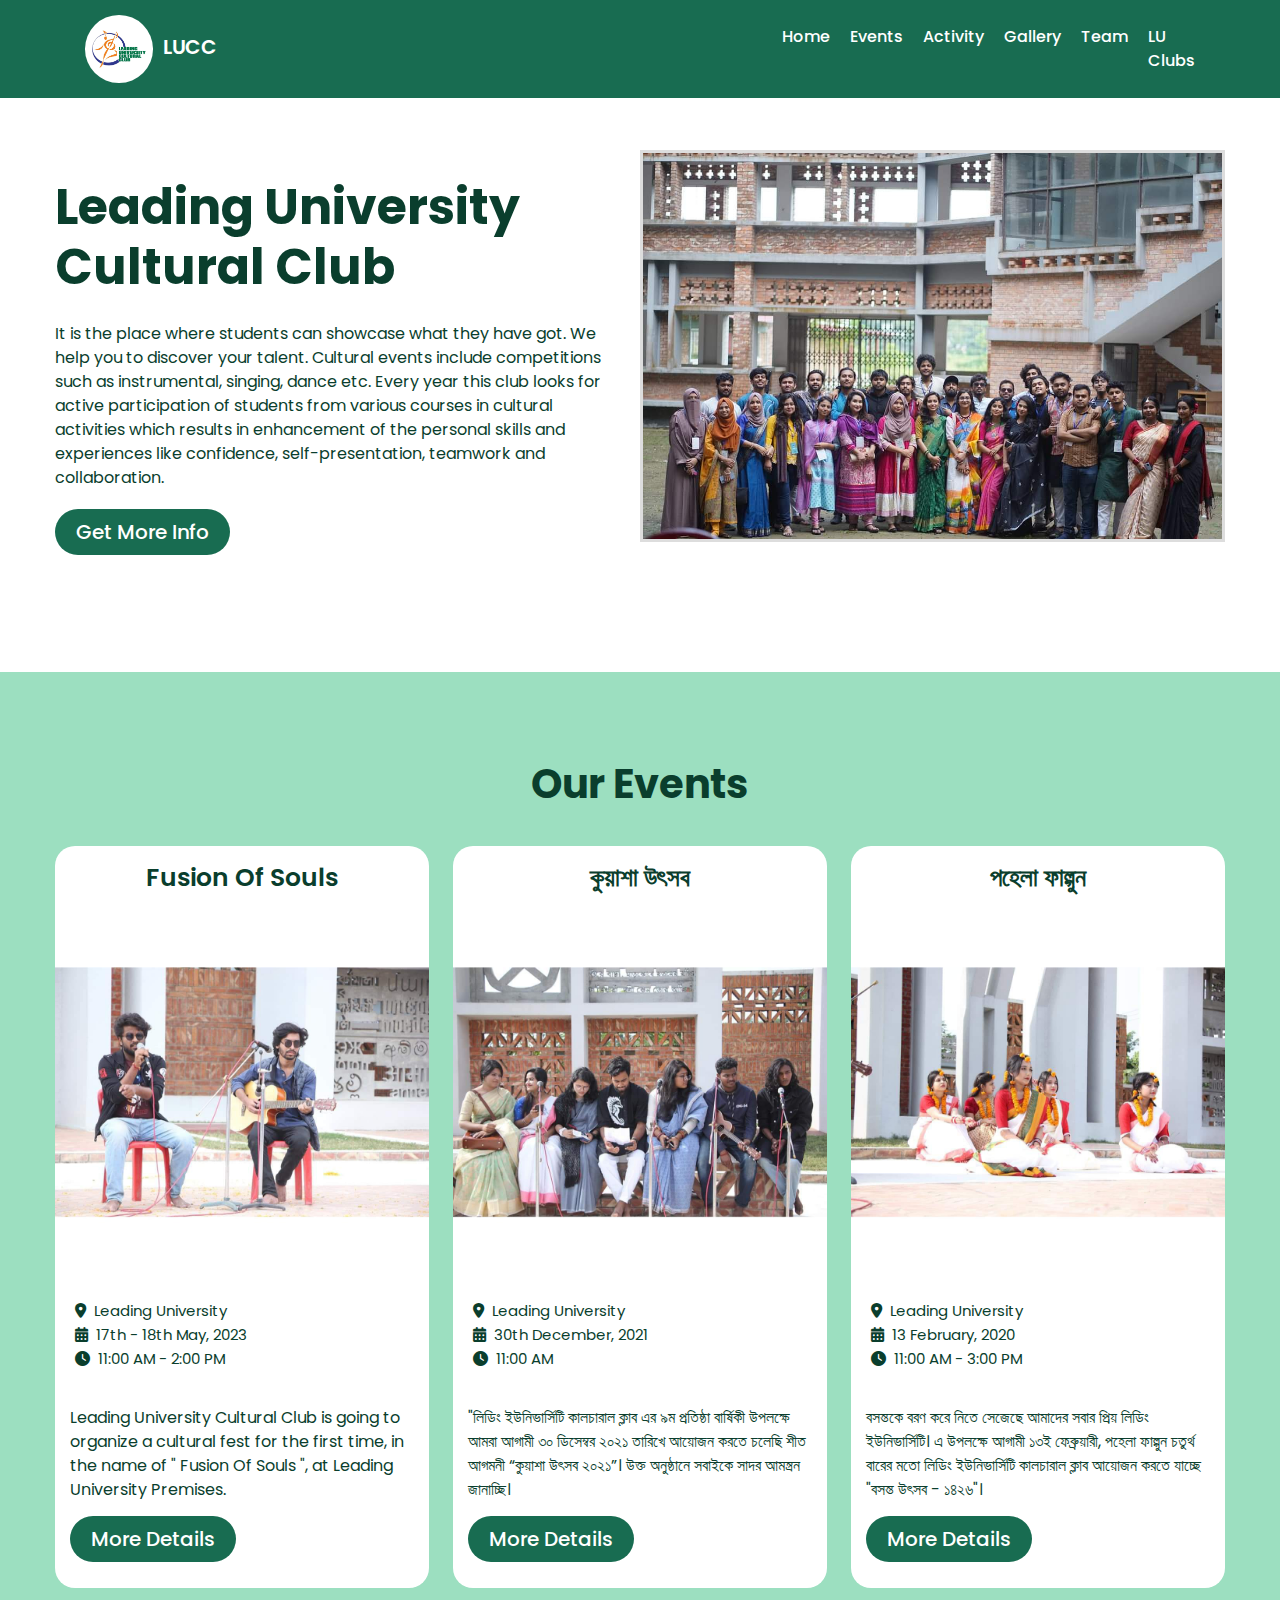
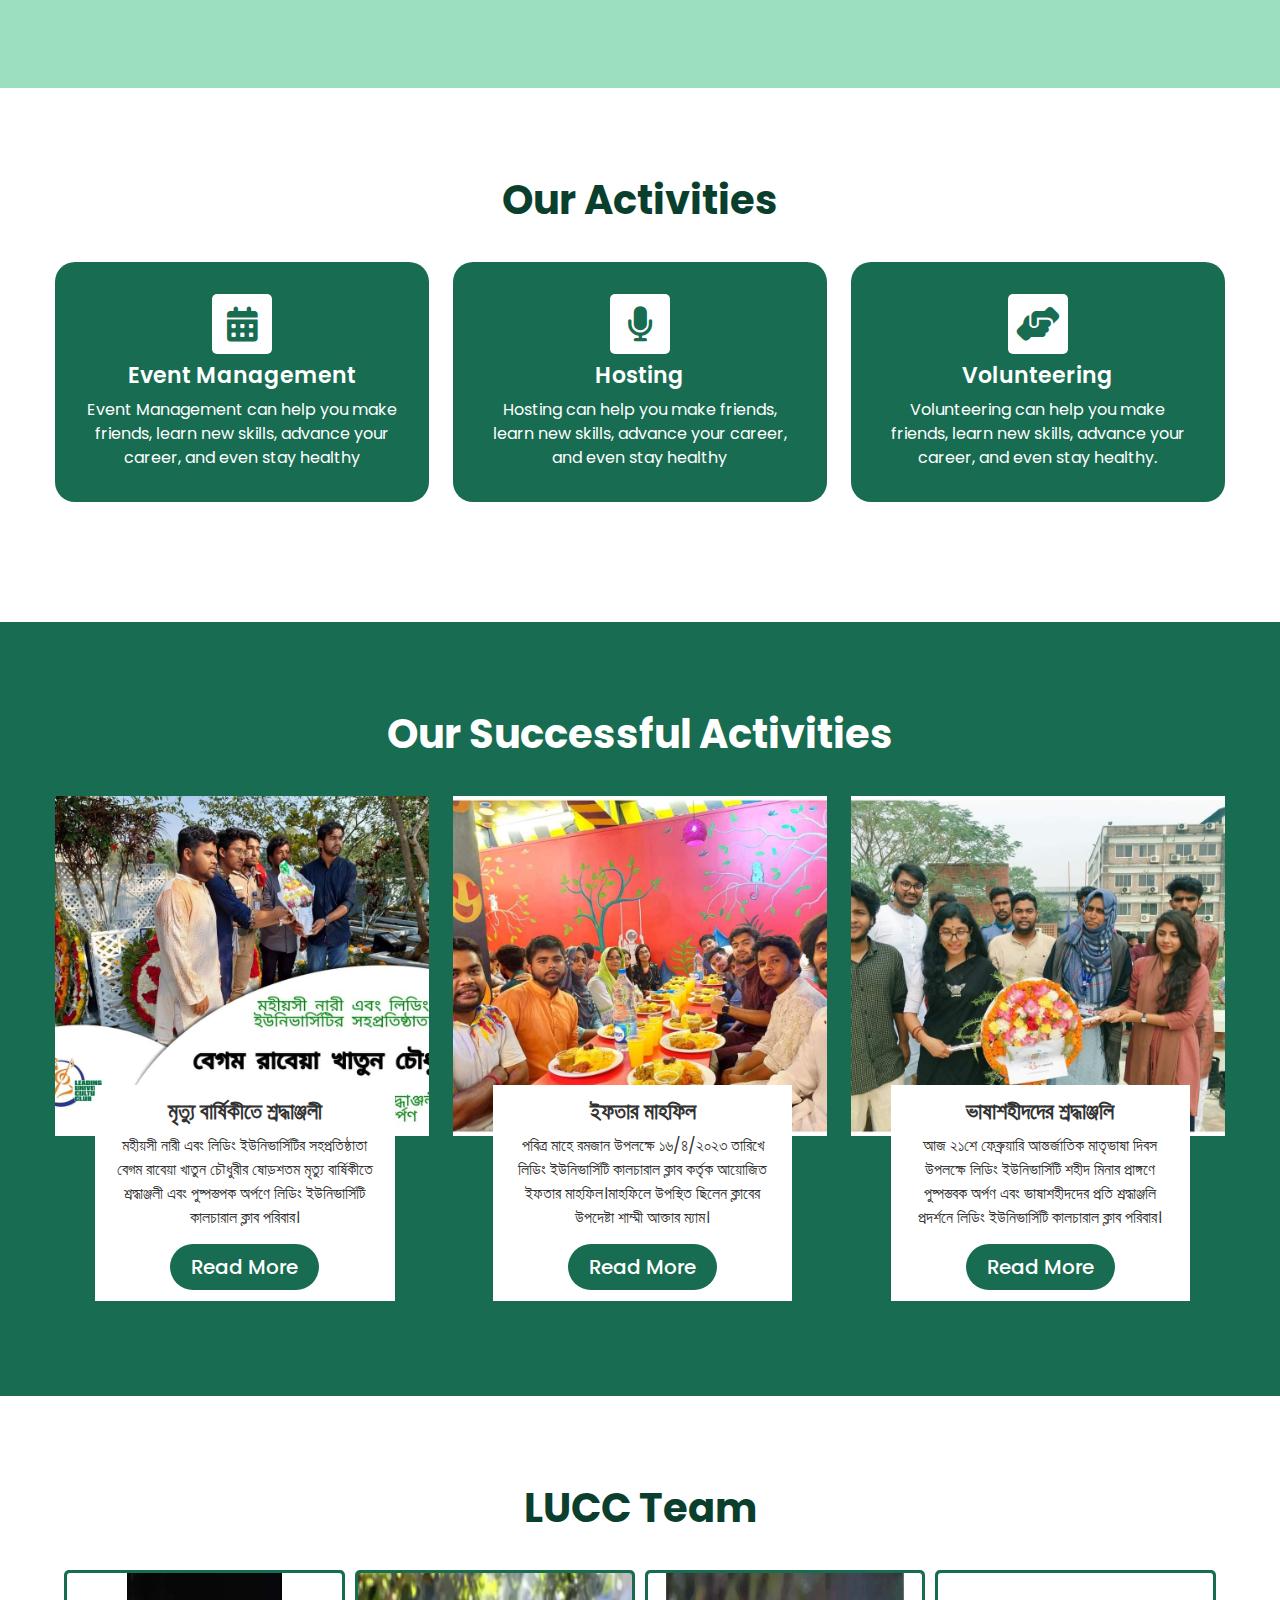
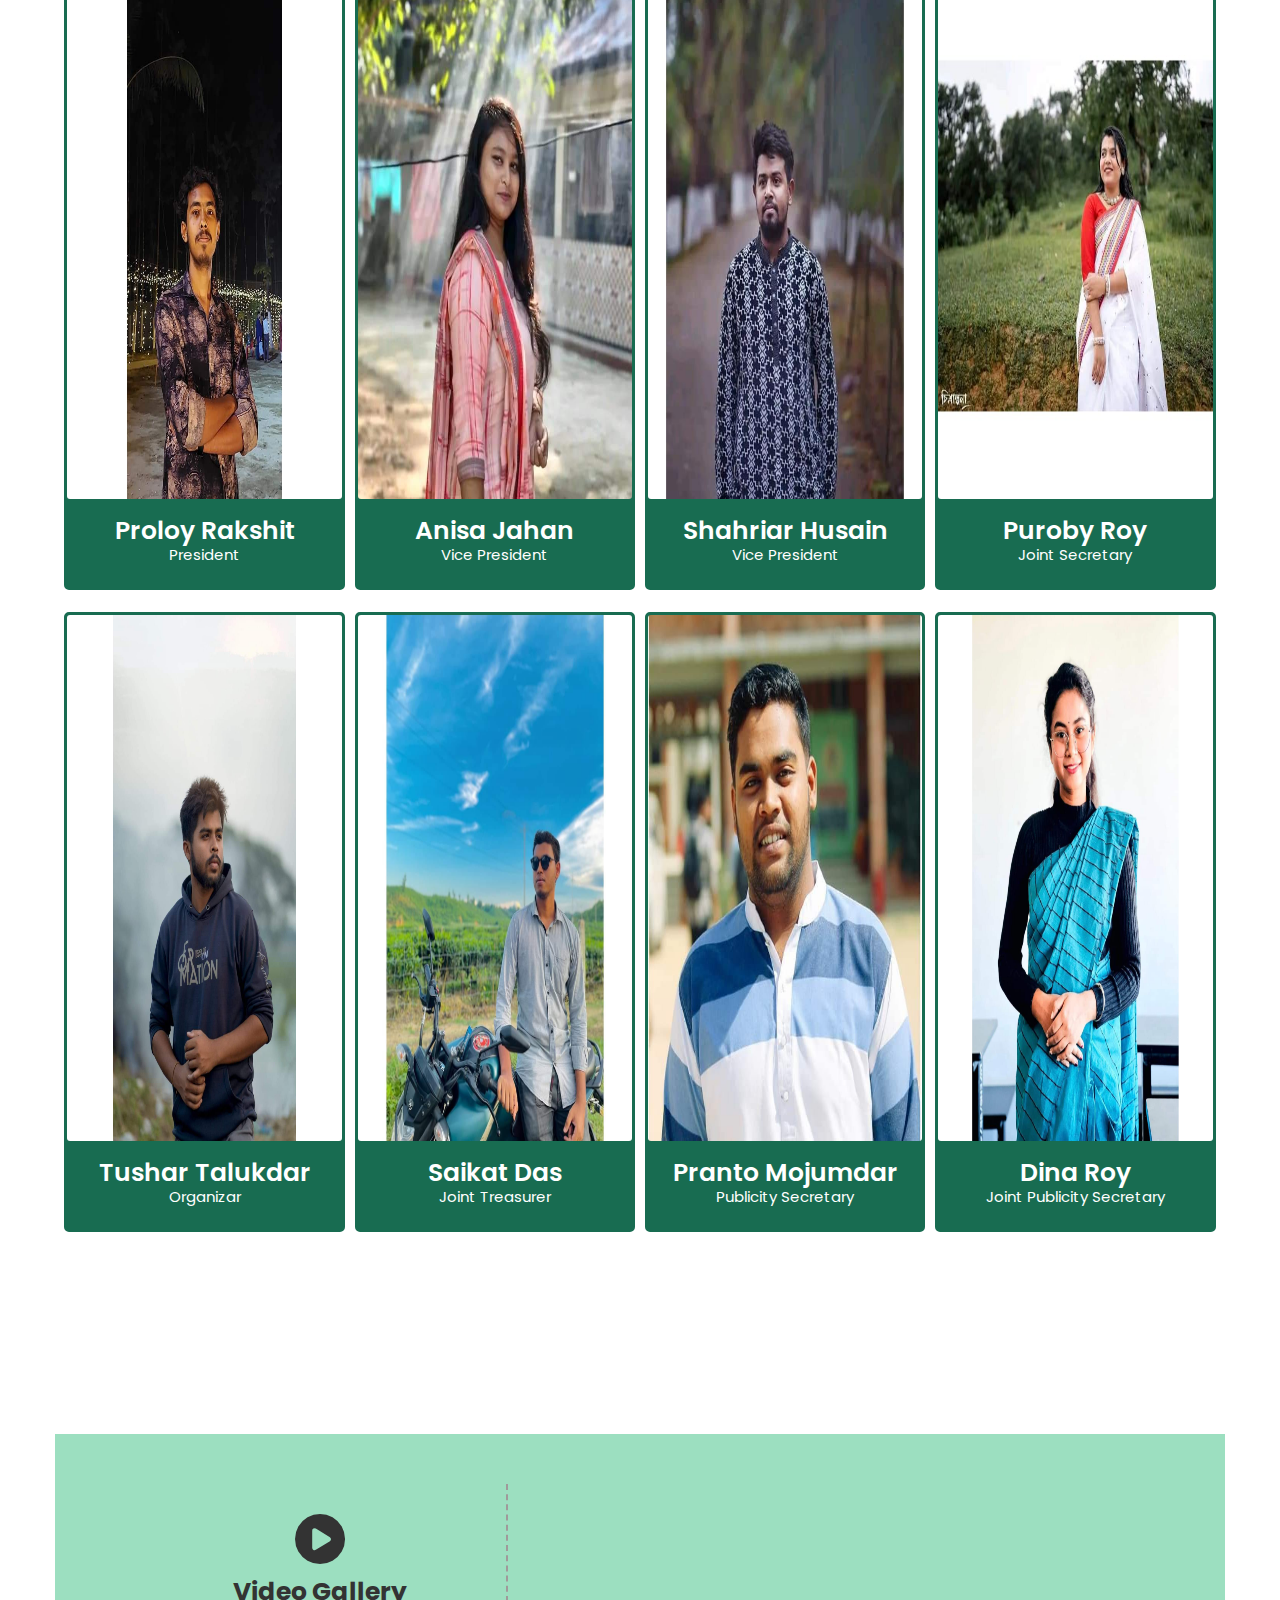
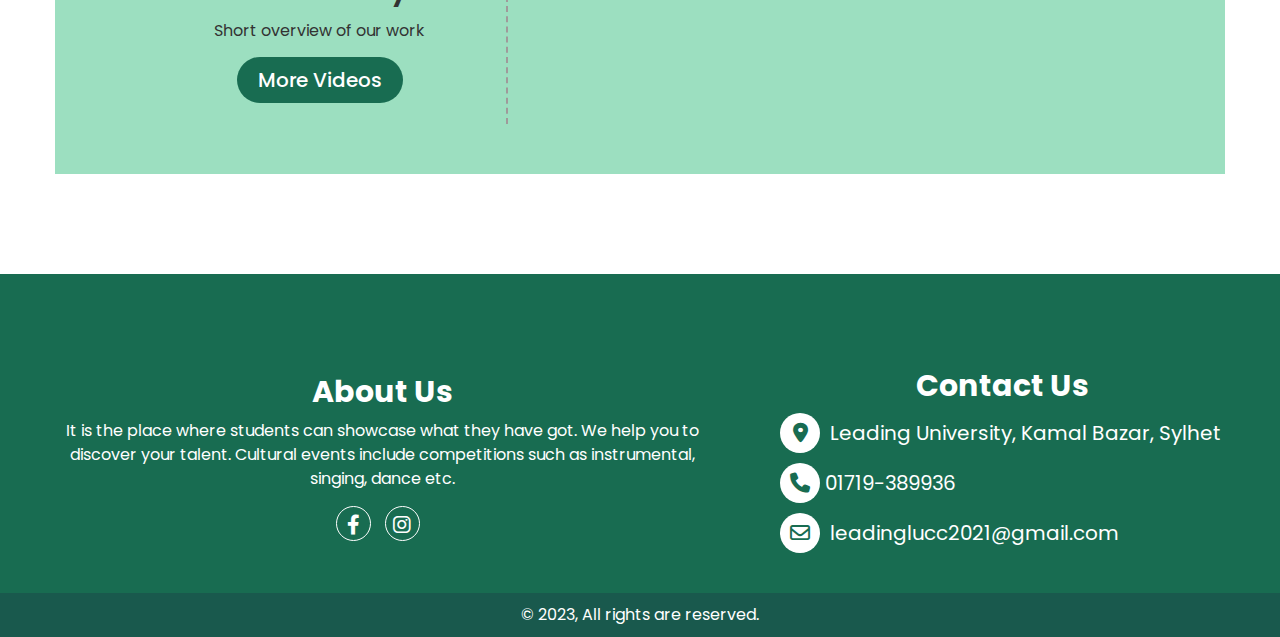
<file: index.html>
<!DOCTYPE html>
<html lang="en">
<head>
    <meta charset="UTF-8">
    <meta name="viewport" content="width=device-width, initial-scale=1.0">
    <title>Cultural Club</title>
    <!-- Font Awesome CSS -->
    <link rel="stylesheet" href="assets/css/font-awesome.min.css">
    <!-- Main CSS -->
    <link rel="stylesheet" href="assets/css/style.css">
</head>
<body>
    <!-- Header Area -->
    <header class="header-area">
        <div class="container">
            <div class="header">
                <div class="logo">
                    <a href="lucc.html"><img src="assets/img/logo.jpg" alt="">LUCC</a>
                </div>
                <div class="menu">
                    <ul>
                        <li><a href="lucc.html">Home</a></li>
                        <li><a href="">Events</a></li>
                        <li><a href="">Activity</a></li>
                        <li><a href="">Gallery</a></li>
                        <li><a href="team.html">Team</a></li>
                        <li><a href="">LU Clubs</a></li>
                    </ul>
                </div>
            </div>
        </div>
    </header>

    <!-- About Area -->
    <section class="about-area">
        <div class="container">
            <div class="about">
                <div class="about-content">
                    <h1>Leading University Cultural Club</h1>
                    <p>It is the place where students can showcase what they have got. We help you to discover your talent. Cultural events include competitions such as instrumental, singing, dance etc. Every year this club looks for active participation of students from various courses in cultural activities which results in enhancement of the personal skills and experiences like confidence, self-presentation, teamwork and collaboration.</p>
                    <a href="" class="btn">Get More Info</a>
                </div>
                <div class="about-img">
                    <img src="assets/img/about1.jpg" alt="">
                </div>
            </div>
        </div>
    </section>

    <!-- Events Area -->
    <section class="events-area">
        <div class="container">
            <div class="section-title">
                <h4>Our Events</h4>
            </div>
            <div class="events">
                <div class="single-event">
                    <h4>Fusion Of Souls</h4>
                    <img src="assets/img/event40.jpeg" alt="">
                    <div class="event-meta">
                        <span><i class="fa-solid fa-location-dot"></i>Leading University</span>
                        <span><i class="fa-solid fa-calendar-days"></i>17th - 18th May, 2023</span>
                        <span><i class="fa-solid fa-clock"></i>11:00 AM - 2:00 PM</span>
                    </div>
                    <div class="event-content">
                        <p>Leading University Cultural Club is going to organize a cultural fest for the first time,  in the name of " Fusion Of Souls ",  at Leading University Premises.</p>
                        <a href="" class="btn">More Details</a>
                    </div>
                </div>
                <div class="single-event">
                    <h4>কুয়াশা উৎসব</h4>
                    <img src="assets/img/event10.jpeg" alt="">
                    <div class="event-meta">
                        <span><i class="fa-solid fa-location-dot"></i>Leading University</span>
                        <span><i class="fa-solid fa-calendar-days"></i>30th December, 2021</span>
                        <span><i class="fa-solid fa-clock"></i>11:00 AM</span>
                    </div>
                    <div class="event-content">
                        <p>"লিডিং ইউনিভার্সিটি কালচারাল ক্লাব এর ৯ম প্রতিষ্ঠা বার্ষিকী উপলক্ষে আমরা আগামী ৩০ ডিসেম্বর ২০২১ তারিখে আয়োজন করতে চলেছি শীত আগমনী “কুয়াশা উৎসব ২০২১”। উক্ত অনুষ্ঠানে সবাইকে সাদর আমন্ত্রন জানাচ্ছি।</p>
                        <a href="" class="btn">More Details</a>
                    </div>
                </div>
                <div class="single-event">
                    <h4>পহেলা ফাল্গুন</h4>
                    <img src="assets/img/event30.jpeg" alt="">
                    <div class="event-meta">
                        <span><i class="fa-solid fa-location-dot"></i>Leading University</span>
                        <span><i class="fa-solid fa-calendar-days"></i>13 February, 2020</span>
                        <span><i class="fa-solid fa-clock"></i>11:00 AM - 3:00 PM</span>
                    </div>
                    <div class="event-content">
                        <p>বসন্তকে বরণ করে নিতে সেজেছে আমাদের সবার প্রিয় লিডিং ইউনিভার্সিটি। এ উপলক্ষে  আগামী ১৩ই ফেব্রুয়ারী, পহেলা ফাল্গুন চতুর্থ বারের মতো লিডিং ইউনিভার্সিটি কালচারাল ক্লাব আয়োজন করতে যাচ্ছে  "বসন্ত উৎসব - ১৪২৬"।</p>
                        <a href="" class="btn">More Details</a>
                    </div>
                </div>
            </div>
        </div>
    </section>

    <!-- Activity Area -->
    <section class="activity-area">
        <div class="container">
            <div class="section-title">
                <h4>Our Activities</h4>
            </div>
            <div class="activities">
                <div class="single-activity">
                    <i class="fa-solid fa-calendar-days"></i>
                    <h4>Event Management</h4>
                    <p>Event Management can help you make friends, learn new skills, advance your career, and even stay healthy</p>
                </div>
                <div class="single-activity">
                    <i class="fa-solid fa-microphone"></i>
                    <h4>Hosting</h4>
                    <p>Hosting can help you make friends, learn new skills, advance your career, and even stay healthy</p>
                </div>
                <div class="single-activity">
                    <i class="fa-solid fa-handshake-angle"></i>
                    <h4>Volunteering</h4>
                    <p>Volunteering can help you make friends, learn new skills, advance your career, and even stay healthy.</p>
                </div>
                
            </div>
        </div>
    </section>

    <!-- Services Area -->
    <section class="services-area">
        <div class="container">
            <div class="section-title">
                <h4>Our Successful Activities</h4>
            </div>
            <div class="services">
                <div class="single-services" style="background-image: url('assets/img/activity1.jpeg');">
                    <div class="single-service-overlay">
                        <h4>মৃত্যু বার্ষিকীতে শ্রদ্ধাঞ্জলী</h4>
                        <p>মহীয়সী নারী এবং লিডিং ইউনিভার্সিটির সহপ্রতিষ্ঠাতা বেগম রাবেয়া খাতুন চৌধুরীর ষোড়শতম মৃত্যু বার্ষিকীতে শ্রদ্ধাঞ্জলী এবং পুষ্পস্তপক অর্পণে লিডিং ইউনিভার্সিটি কালচারাল ক্লাব পরিবার।</p>
                        <a href="" class="btn">Read More</a>
                    </div>
                </div>
                <div class="single-services" style="background-image: url('assets/img/activity3.jpeg');">
                    <div class="single-service-overlay">
                        <h4>ইফতার মাহফিল</h4>
                        <p>পবিত্র মাহে রমজান উপলক্ষে  ১৬/৪/২০২৩  তারিখে লিডিং ইউনিভার্সিটি কালচারাল ক্লাব কর্তৃক  আয়োজিত ইফতার মাহফিল।মাহফিলে উপস্থিত ছিলেন ক্লাবের উপদেষ্টা শাম্মী আক্তার ম্যাম।</p>
                        <a href="" class="btn">Read More</a>
                    </div>
                </div>
                <div class="single-services" style="background-image: url('assets/img/activity2.jpeg');">
                    <div class="single-service-overlay">
                        <h4>ভাষাশহীদদের শ্রদ্ধাঞ্জলি</h4>
                        <p>আজ ২১শে ফেব্রুয়ারি আন্তর্জাতিক মাতৃভাষা দিবস উপলক্ষে লিডিং ইউনিভার্সিটি শহীদ মিনার প্রাঙ্গণে পুষ্পস্তবক অর্পণ এবং ভাষাশহীদদের প্রতি শ্রদ্ধাঞ্জলি প্রদর্শনে লিডিং ইউনিভার্সিটি কালচারাল ক্লাব পরিবার।</p>
                        <a href="" class="btn">Read More</a>
                    </div>
                </div>
            </div>
        </div>
    </section>

    <!-- Members Area -->
    <section class="members-area">
        <div class="container">
            <div class="section-title">
                <h4>LUCC Team</h4>
            </div>
            <div class="members">
                <div class="single-member">
                    <img src="assets/img/member1.png" alt="">
                    <h4>Proloy Rakshit  <span>President</span></h4>
            </div>
            <div class="single-member">
                <img src="assets/img/member2.png" alt="">
                <h4>Anisa Jahan<span>Vice President</span></h4>
            </div>
            <div class="single-member">
                <img src="assets/img/member3.png" alt="">
                <div class="guide-content"></div>
                <h4>Shahriar Husain <span>Vice President</span></h4>
            </div>
            <div class="single-member">
                <img src="assets/img/member4.png" alt="">
                <h4>Puroby Roy <span>Joint Secretary</span></h4>
            </div>
                <div class="single-member">
                    <img src="assets/img/member5.png" alt="">
                    <h4>Tushar Talukdar <span>Organizar</span></h4>
            </div>
            <div class="single-member">
                <img src="assets/img/member6.png" alt="">
                <h4>Saikat Das <span>Joint Treasurer </span></h4>
            </div>
            <div class="single-member">
                <img src="assets/img/member7.png" alt="">
                <h4>Pranto Mojumdar<span>Publicity Secretary</span></h4>
            </div>
            <div class="single-member">
                <img src="assets/img/member8.png" alt="">
                <h4>Dina Roy<span>Joint Publicity Secretary</span></h4>
            </div>
            </div>
        </div>
    </section>



<!-- Video Area -->
<section class="video-area">
    <div class="container">
        <div class="videos">
            <div class="video-content">
                <i class="fa-solid fa-circle-play"></i>
                <h4>Video Gallery</h4>
                <p>Short overview of our work</p>
                <a href="" class="btn">More Videos</a>
            </div>
            <div class="video-watch">
                <iframe src="https://www.facebook.com/plugins/video.php?height=314&href=https%3A%2F%2Fwww.facebook.com%2Fculturalcluboflu%2Fvideos%2F247788097999618%2F&show_text=false&width=560&t=0" width="560" height="314" style="border:none;overflow:hidden" scrolling="no" frameborder="0" allowfullscreen="true" allow="autoplay; clipboard-write; encrypted-media; picture-in-picture; web-share" allowFullScreen="true"></iframe>
            </div>
        </div>
    </div>
</section>

<!-- Footer Area -->
<footer class="footer-area">
    <div class="container">
        <div class="footer">
            <div class="single-footer">
                <h4>about us</h4>
                <p>It is the place where students can showcase what they have got. We help you to discover your talent. Cultural events include competitions such as instrumental, singing, dance etc.</p>
                <div class="footer-social">
                    <a href=""><i class="fa-brands fa-facebook-f"></i></a>
                    <a href=""><i class="fa-brands fa-instagram"></i></a>
                </div>
            </div>
            <div class="single-footer">
                <h4>contact us</h4>
                <ul>
                    <li><i class="fa-solid fa-location-dot"></i> Leading University, Kamal Bazar, Sylhet</li>
                    <li><i class="fa-solid fa-phone"></i>01719-389936</li>
                    <li><i class="fa-regular fa-envelope"></i> leadinglucc2021@gmail.com</li>
                </ul>
            </div>
        </div>
    </div>
    <div class="copy">
        <p>&copy; 2023, All rights are reserved.</p>
    </div>
</footer>

</body>
</html>
</file>
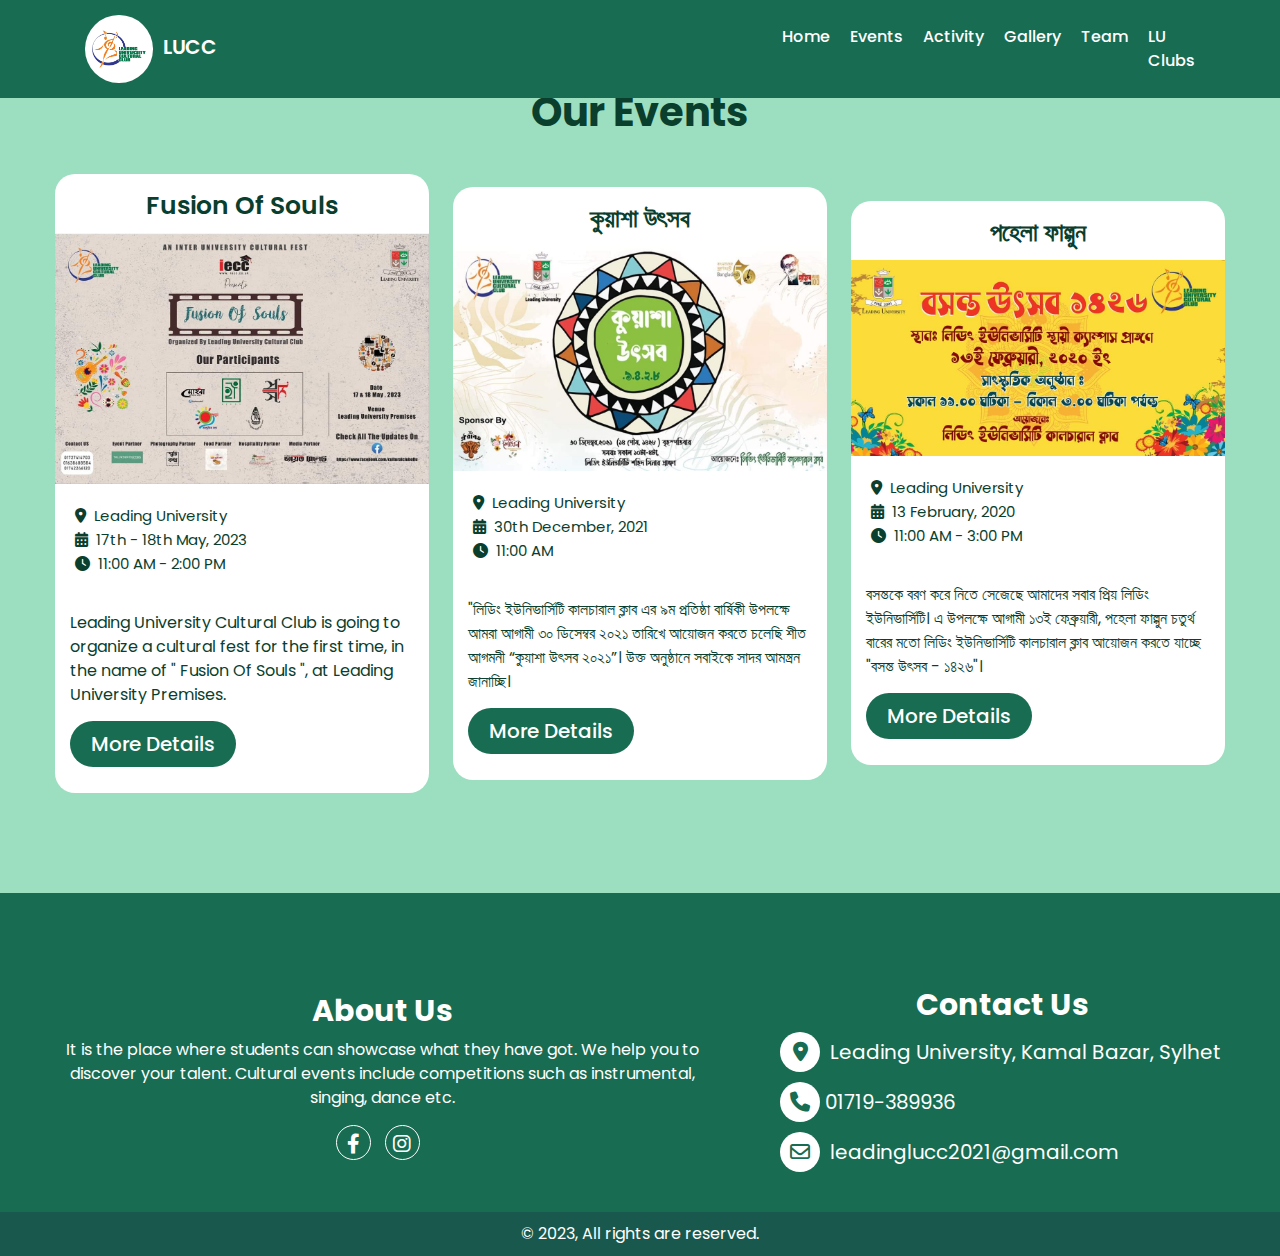
<file: event.html>
<!DOCTYPE html>
<html lang="en">
<head>
    <meta charset="UTF-8">
    <meta name="viewport" content="width=device-width, initial-scale=1.0">
    <title>Cultural Club</title>
    <!-- Font Awesome CSS -->
    <link rel="stylesheet" href="assets/css/font-awesome.min.css">
    <!-- Main CSS -->
    <link rel="stylesheet" href="assets/css/style.css">
</head>
<body>
    <!-- Header Area -->
    <header class="header-area">
        <div class="container">
            <div class="header">
                <div class="logo">
                    <a href="lucc.html"><img src="assets/img/logo.jpg" alt="">LUCC</a>
                </div>
                <div class="menu">
                    <ul>
                        <li><a href="lucc.html">Home</a></li>
                        <li><a href="">Events</a></li>
                        <li><a href="">Activity</a></li>
                        <li><a href="">Gallery</a></li>
                        <li><a href="team.html">Team</a></li>
                        <li><a href="">LU Clubs</a></li>
                    </ul>
                </div>
            </div>
        </div>
    </header>
    <!-- Events Area -->
    <section class="events-area">
        <div class="container">
            <div class="section-title">
                <h4>Our Events</h4>
            </div>
            <div class="events">
                <div class="single-event">
                    <h4>Fusion Of Souls</h4>
                    <img src="assets/img/event1.png" alt="">
                    <div class="event-meta">
                        <span><i class="fa-solid fa-location-dot"></i>Leading University</span>
                        <span><i class="fa-solid fa-calendar-days"></i>17th - 18th May, 2023</span>
                        <span><i class="fa-solid fa-clock"></i>11:00 AM - 2:00 PM</span>
                    </div>
                    <div class="event-content">
                        <p>Leading University Cultural Club is going to organize a cultural fest for the first time,  in the name of " Fusion Of Souls ",  at Leading University Premises.</p>
                        <a href="" class="btn">More Details</a>
                    </div>
                </div>
                <div class="single-event">
                    <h4>কুয়াশা উৎসব</h4>
                    <img src="assets/img/event2.png" alt="">
                    <div class="event-meta">
                        <span><i class="fa-solid fa-location-dot"></i>Leading University</span>
                        <span><i class="fa-solid fa-calendar-days"></i>30th December, 2021</span>
                        <span><i class="fa-solid fa-clock"></i>11:00 AM</span>
                    </div>
                    <div class="event-content">
                        <p>"লিডিং ইউনিভার্সিটি কালচারাল ক্লাব এর ৯ম প্রতিষ্ঠা বার্ষিকী উপলক্ষে আমরা আগামী ৩০ ডিসেম্বর ২০২১ তারিখে আয়োজন করতে চলেছি শীত আগমনী “কুয়াশা উৎসব ২০২১”। উক্ত অনুষ্ঠানে সবাইকে সাদর আমন্ত্রন জানাচ্ছি।</p>
                        <a href="" class="btn">More Details</a>
                    </div>
                </div>
                <div class="single-event">
                    <h4>পহেলা ফাল্গুন</h4>
                    <img src="assets/img/event3.png" alt="">
                    <div class="event-meta">
                        <span><i class="fa-solid fa-location-dot"></i>Leading University</span>
                        <span><i class="fa-solid fa-calendar-days"></i>13 February, 2020</span>
                        <span><i class="fa-solid fa-clock"></i>11:00 AM - 3:00 PM</span>
                    </div>
                    <div class="event-content">
                        <p>বসন্তকে বরণ করে নিতে সেজেছে আমাদের সবার প্রিয় লিডিং ইউনিভার্সিটি। এ উপলক্ষে  আগামী ১৩ই ফেব্রুয়ারী, পহেলা ফাল্গুন চতুর্থ বারের মতো লিডিং ইউনিভার্সিটি কালচারাল ক্লাব আয়োজন করতে যাচ্ছে  "বসন্ত উৎসব - ১৪২৬"।</p>
                        <a href="" class="btn">More Details</a>
                    </div>
                </div>
            </div>
        </div>
    </section>

    <!-- Footer Area -->
<footer class="footer-area">
    <div class="container">
        <div class="footer">
            <div class="single-footer">
                <h4>about us</h4>
                <p>It is the place where students can showcase what they have got. We help you to discover your talent. Cultural events include competitions such as instrumental, singing, dance etc.</p>
                <div class="footer-social">
                    <a href=""><i class="fa-brands fa-facebook-f"></i></a>
                    <a href=""><i class="fa-brands fa-instagram"></i></a>
                </div>
            </div>
            <div class="single-footer">
                <h4>contact us</h4>
                <ul>
                    <li><i class="fa-solid fa-location-dot"></i> Leading University, Kamal Bazar, Sylhet</li>
                    <li><i class="fa-solid fa-phone"></i>01719-389936</li>
                    <li><i class="fa-regular fa-envelope"></i> leadinglucc2021@gmail.com</li>
                </ul>
            </div>
        </div>
    </div>
    <div class="copy">
        <p>&copy; 2023, All rights are reserved.</p>
    </div>
</footer>

</body>
</html>
</file>
<file: assets/css/style.css>
/* Fonts */
@import url('https://fonts.googleapis.com/css2?family=Poppins:wght@400;500;600;700;800&display=swap');

/* Base */
*{
    margin: 0;
    padding: 0;
    box-sizing: border-box;
}
a{
    text-decoration: none;
    color: #333;
    transition: .3s;
}
ul{
    list-style: none;
}
img{
    max-width: 100%;
    vertical-align: middle;
}
.container{
    width: 1170px;
    margin: auto;
}
body{
    font-family: 'Poppins', 'sans-serif';
    font-size: 16px;
    line-height: 24px;
    color: #333;
}

/* Header */
  .header-area {
    background-color: #186c51;
    position: fixed;
    width: 100%;
  }
  .header {
    display: flex;
    justify-content: space-between;
    align-items: center;
    padding: 15px 30px;
  }
  .logo a{
    font-size: 20px;
    font-weight: 600;
    color: #fff;
  }
  .logo img {
    width: 10%;
    margin-right: 10px;
    border-radius: 50%;
  }
  .menu ul {
    display: flex;
  }
  .menu ul li {
    margin-left: 20px;
  }
  .menu ul li a{
    color: #fff;
    font-weight: 500;
  }
  .logo a:hover, .menu ul li a:hover{
    color: #69f0c5;
  }

/* About */
.about-area {
    padding: 150px 0 100px;
  }
  .about {
    display: flex;
    align-items: center;
    flex-flow: row wrap;
    justify-content: space-between;
    color: #0a3e2d;
  }
  .about-content {
    flex-basis: 48%;
  }
  .about-content h1 {
    font-size: 49px;
    line-height: 60px;
    text-transform: capitalize;
  }
  .about-content p {
    margin: 25px 0 30px;
  }
  .about-img {
    flex-basis: 50%;
    display: flex;
    justify-content: space-evenly;
    flex-flow: row wrap;
  }
  .about-img img {
    margin-bottom: 30px;
    border: 3px solid #ddd;
  }

/* Button */
.btn {
    border: 1px solid transparent;
    padding: 8px 20px;
    color: #fff;
    font-size: 20px;
    font-weight: 500;
    background-color: #186c51;
    border-radius: 25px;
  }
  .btn:hover {
    background-color: transparent;
    color: #186c51;
    border: 2px solid #186c51;
  }

  /* Section Title */
  .section-title {
    text-align: center;
    font-size: 40px;
    color: #0a3e2d;
    margin-bottom: 50px;
    transform: capitalize;
    font-weight: 600;
  }

  /* Events */
  .events-area {
    padding: 100px 0;
    background-color: #9cdfc0;
  }
  .events {
    display: flex;
    justify-content: space-between;
    align-items: center;
    flex-flow: row wrap;
  }
  .single-event {
    flex-basis: 32%;
    background-color: #fff;
    color: #0a3e2d;
    padding: 20px 0;
    border-radius: 20px;
  }
  .single-event h4 {
    text-align: center;
    margin-bottom: 15px;
    font-size: 25px;
    font-weight: 600;
  }
  .event-meta {
    margin: 20px;
  }
  .event-meta span {
    display: block;
    text-transform: capitalize;
    font-size: 15px;
  }
  .event-meta span i {
    margin-right: 8px;
  }
  .event-content {
    padding: 15px;
  }
  .event-content p {
    margin-bottom: 25px;
  }

/* Activities */
.activity-area {
  padding: 100px 0;
}
.activities {
  display: flex;
  align-items: center;
  justify-content: space-between;
  flex-flow: wrap;
}
.single-activity {
  flex-basis: 32%;
  background-color: #186c51;
  color: #fff;
  text-align: center;
  margin-bottom: 20px;
  padding: 30px;
  border-radius: 20px;
  border: 2px solid transparent;
  transition: .3s;
}
.single-activity:hover i{
  border-color: #9cdfc0;
  border-radius: 50%;
}
.single-activity i {
  font-size: 35px;
  width: 60px;
  height: 60px;
  line-height: 60px;
  background-color: #fff;
  color: #186c51;
  border-radius: 5px;
  transition: .3s;
}
.single-activity h4 {
  font-size: 22px;
  font-weight: 600;
  margin: 10px 0;
}

/* Members */
.members-area {
  background-color: #fff;
  color: #186c51;
  padding: 100px 0 80px;
}
.members {
  display: flex;
  flex-flow: wrap;
  justify-content: space-evenly;
}
.single-member {
	flex-basis: 24%;
	background-color: #186c51;
  color: #fff;
	text-align: center;
  border: 3px solid #186c51;
  transition: .3s;
  margin-bottom: 22px;
  border-radius: 5px;
}
.single-member img {
  height: 526px;
  border-radius: 3px;
}
.single-member h4 {
  font-size: 25px;
  font-weight: 600;
  padding: 20px 5px;
}
.single-member h4 span {
  display: block;
  font-size: 15px;
  font-weight: 400;
}
.single-member:hover {
    background-color: #9cdfc0;
    color: #186c51;
    border-color: #9cdfc0;
}
.team.members-area {
  padding: 40px 0px;
}
.president.team.members-area{
  padding-top: 130px;
}

/* Services */
.services-area {
  background-color: #186c51;
  padding: 100px 0 250px;
}
.services-area .section-title{
  color: #fff;
}
.services {
  display: flex;
  flex-flow: wrap;
  align-items: center;
  justify-content: space-between;
}
.single-services {
  background-position: center;
  background-size: cover;
  padding-top: 29%;
  position: relative;
  flex-basis: 32%;
  margin-bottom: 10px;
}
.single-service-overlay {
  position: absolute;
  background-color: #fff;
  width: 80%;
  left: 40px;
  bottom: -165px;
  padding: 15px 15px 20px;
  text-align: center;
}
.single-service-overlay h4 {
  font-size: 22px;
  font-weight: 600;
  margin-bottom: 10px;
}
.single-service-overlay p {
  margin-bottom: 25px;
}

/* Videos */
.video-area {
  padding: 100px 0;
}
.videos {
  display: flex;
  flex-flow: wrap;
  justify-content: space-evenly;
  background-color: #9cdfc0;
  align-items: center;
  padding: 50px 0;
}
.video-content {
  flex-basis: 32%;
  text-align: center;
  padding: 30px 0;
  border-right: 2px dashed #9f9a9a;
}
.video-content i {
  font-size: 50px;
}
.video-content h4 {
  font-size: 25px;
  margin: 15px 0;
}
.video-content p {
  margin-bottom: 25px;
}
.video-watch {
  flex-basis: 30%;
}
.video-watch iframe {
  height: 220px;
}

/* Footer */
.footer-area {
  padding: 100px 0 0;
  background-color: #186c51;
}
.footer {
  display: flex;
  flex-flow: wrap;
  justify-content: space-between;
  align-items: center;
}
.single-footer:first-child {
  flex-basis: 56%;
  text-align: center;
}
.single-footer {
  flex-basis: 38%;
  color: #fff;
}
.single-footer h4 {
  font-size: 30px;
  text-transform: capitalize;
  margin-bottom: 15px;
  text-align: center;
}
.footer-social a i {
	color: #fff;
	font-size: 20px;
	margin-right: 10px;
	border: 1px solid #fff;
	width: 35px;
	height: 35px;
	line-height: 35px;
	border-radius: 50%;
}
.footer-social {
  margin: 15px 0;
}
.single-footer ul li {
  color: #fff;
  font-size: 20px;
	margin-bottom: 10px;
}
.single-footer ul li i {
	margin-right: 5px;
	width: 40px;
	height: 40px;
	line-height: 40px;
	background-color: #fff;
	color: #186c51;
	text-align: center;
	border-radius: 50%;
}
.copy {
  text-align: center;
  color: #fff;
  background-color: #19594d;
  padding: 10px 0;
  margin-top: 30px;
}
</file>
